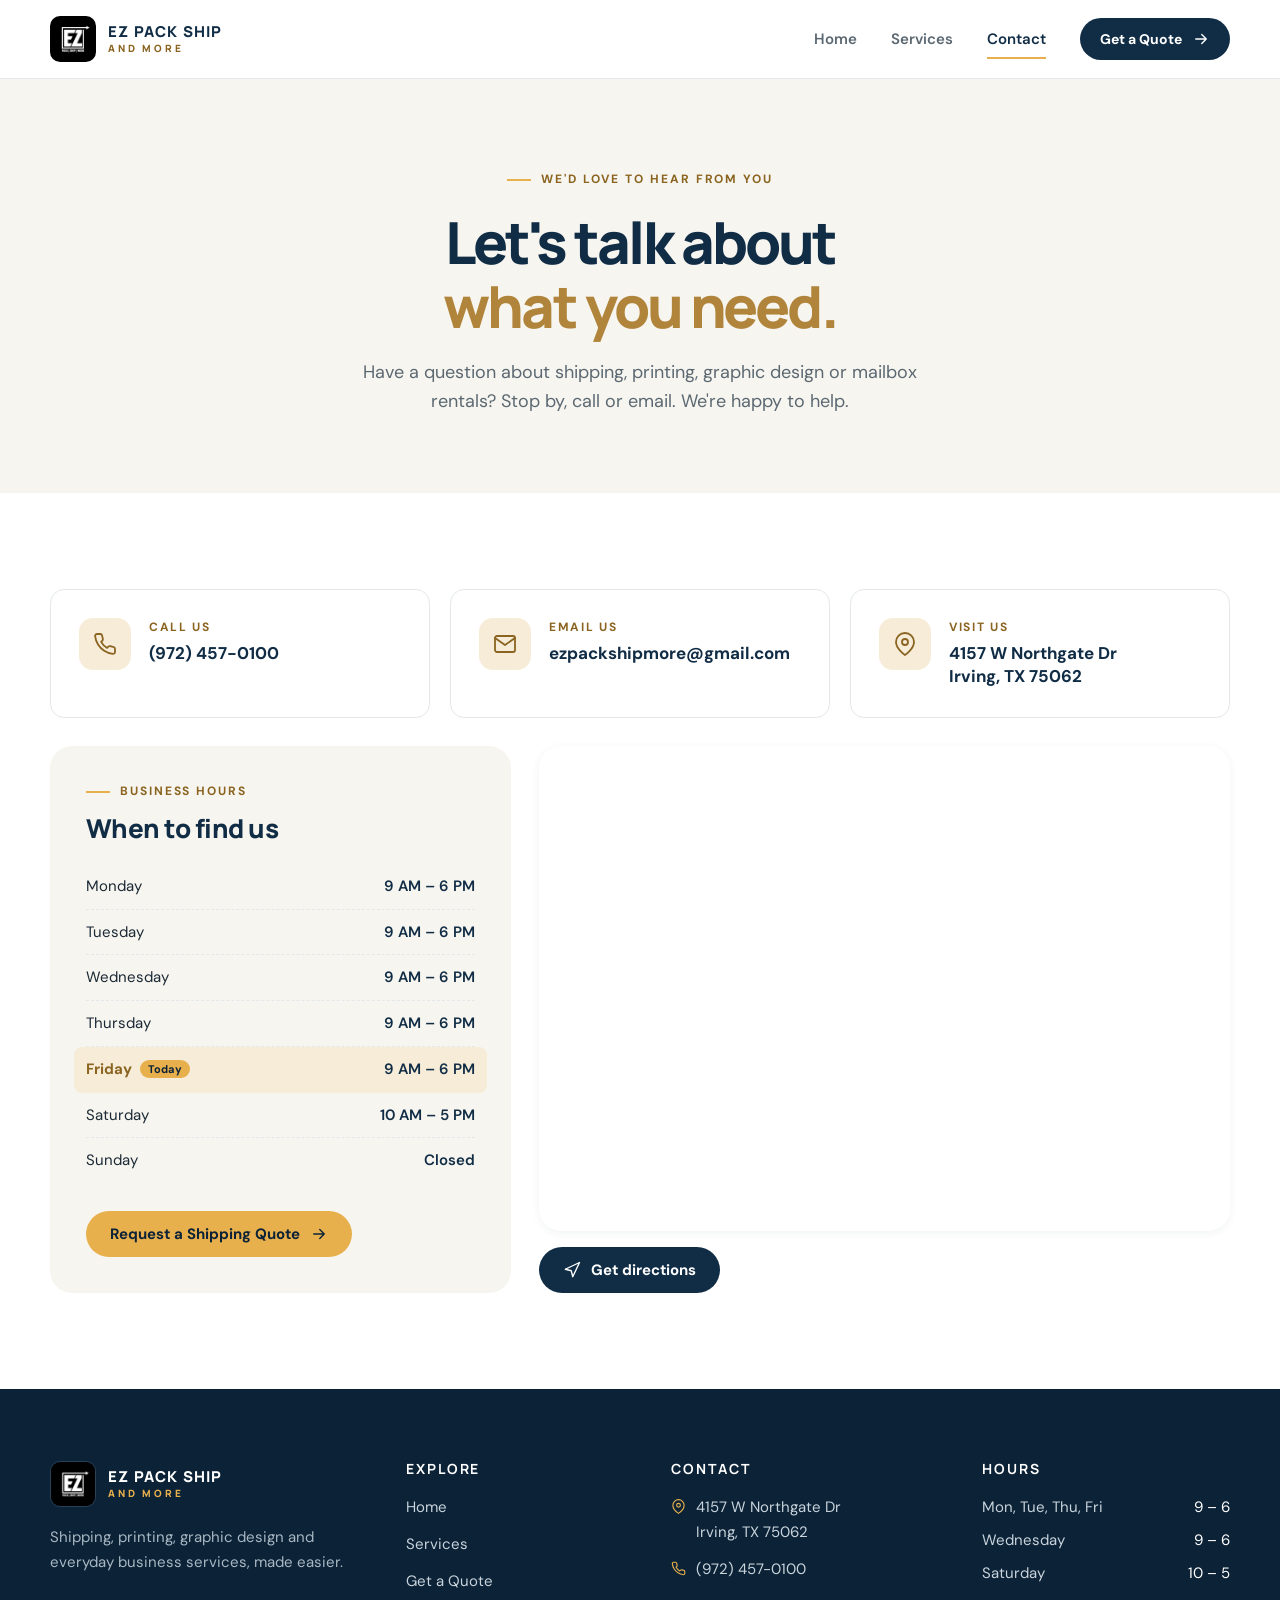
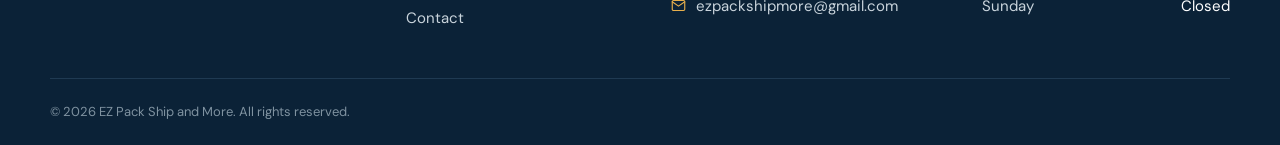
<file: contact.html>
<!doctype html>
<html lang="en">
<head>
  <meta charset="utf-8">
  <meta name="viewport" content="width=device-width, initial-scale=1">
  <title>Contact | EZ Pack Ship and More</title>
  <meta name="description" content="Visit, call or email EZ Pack Ship and More at 4157 W Northgate Dr, Irving, TX 75062. (972) 457-0100.">
  <link rel="icon" href="logo.jpg">
  <link rel="stylesheet" href="styles.css">
</head>
<body>

<header class="site-header">
  <div class="container header-inner">
    <a class="brand" href="index.html">
      <img class="brand-logo" src="logo.jpg" alt="EZ Pack Ship and More logo">
      <span class="brand-text">EZ PACK SHIP<small>AND MORE</small></span>
    </a>
    <nav class="main-nav" id="mainNav" aria-label="Main">
      <a href="index.html">Home</a>
      <a href="services.html">Services</a>
      <a class="active" href="contact.html">Contact</a>
      <a class="btn btn-dark" href="quote.html">Get a Quote <svg class="icon"><use href="#i-arrow"/></svg></a>
    </nav>
    <button class="menu-toggle" type="button" aria-controls="mainNav" aria-expanded="false" aria-label="Open menu"><span></span><span></span><span></span></button>
  </div>
</header>

<main>
  <section class="page-hero">
    <div class="container">
      <div class="eyebrow">We'd love to hear from you</div>
      <h1>Let's talk about<br><span class="accent">what you need.</span></h1>
      <p>Have a question about shipping, printing, graphic design or mailbox rentals? Stop by, call or email. We're happy to help.</p>
    </div>
  </section>

  <section class="section">
    <div class="container">
      <div class="contact-cards">
        <a class="contact-card" href="tel:+19724570100">
          <span class="icon-badge"><svg class="icon"><use href="#i-phone"/></svg></span>
          <div><small>Call us</small><b>(972) 457-0100</b></div>
        </a>
        <a class="contact-card" href="mailto:ezpackshipmore@gmail.com">
          <span class="icon-badge"><svg class="icon"><use href="#i-mail"/></svg></span>
          <div><small>Email us</small><b>ezpackshipmore@gmail.com</b></div>
        </a>
        <a class="contact-card" href="https://www.google.com/maps/search/?api=1&amp;query=EZ+Pack+Ship+More+4157+W+Northgate+Dr+Irving+TX+75062" target="_blank" rel="noopener">
          <span class="icon-badge"><svg class="icon"><use href="#i-pin"/></svg></span>
          <div><small>Visit us</small><b>4157 W Northgate Dr<br>Irving, TX 75062</b></div>
        </a>
      </div>

      <div class="contact-layout">
        <div class="hours-card">
          <div class="eyebrow">Business hours</div>
          <h2>When to find us</h2>
          <ul class="hours-list">
            <li data-day="1"><span>Monday</span><span>9 AM – 6 PM</span></li>
            <li data-day="2"><span>Tuesday</span><span>9 AM – 6 PM</span></li>
            <li data-day="3"><span>Wednesday</span><span>9 AM – 6 PM</span></li>
            <li data-day="4"><span>Thursday</span><span>9 AM – 6 PM</span></li>
            <li data-day="5"><span>Friday</span><span>9 AM – 6 PM</span></li>
            <li data-day="6"><span>Saturday</span><span>10 AM – 5 PM</span></li>
            <li data-day="0"><span>Sunday</span><span>Closed</span></li>
          </ul>
          <a class="btn btn-gold" href="quote.html">Request a Shipping Quote <svg class="icon"><use href="#i-arrow"/></svg></a>
        </div>
        <div class="map-wrap">
          <iframe title="Map to EZ Pack Ship and More" src="https://www.google.com/maps?q=4157+W+Northgate+Dr,+Irving,+TX+75062&amp;output=embed" loading="lazy" referrerpolicy="no-referrer-when-downgrade" allowfullscreen></iframe>
          <a class="btn btn-dark" href="https://www.google.com/maps/dir/?api=1&amp;destination=4157+W+Northgate+Dr,+Irving,+TX+75062" target="_blank" rel="noopener"><svg class="icon"><use href="#i-directions"/></svg> Get directions</a>
        </div>
      </div>
    </div>
  </section>
</main>

<footer class="site-footer">
  <div class="container footer-grid">
    <div class="footer-about">
      <a class="brand" href="index.html">
        <img class="brand-logo" src="logo.jpg" alt="EZ Pack Ship and More logo">
        <span class="brand-text">EZ PACK SHIP<small>AND MORE</small></span>
      </a>
      <p>Shipping, printing, graphic design and everyday business services, made easier.</p>
    </div>
    <div>
      <h4>Explore</h4>
      <ul class="footer-links">
        <li><a href="index.html">Home</a></li>
        <li><a href="services.html">Services</a></li>
        <li><a href="quote.html">Get a Quote</a></li>
        <li><a href="contact.html">Contact</a></li>
      </ul>
    </div>
    <div>
      <h4>Contact</h4>
      <ul class="footer-contact">
        <li><svg class="icon"><use href="#i-pin"/></svg><span>4157 W Northgate Dr<br>Irving, TX 75062</span></li>
        <li><svg class="icon"><use href="#i-phone"/></svg><a href="tel:+19724570100">(972) 457-0100</a></li>
        <li><svg class="icon"><use href="#i-mail"/></svg><a href="mailto:ezpackshipmore@gmail.com">ezpackshipmore@gmail.com</a></li>
      </ul>
    </div>
    <div>
      <h4>Hours</h4>
      <div class="footer-hours">
        <div><span>Mon, Tue, Thu, Fri</span><span>9 – 6</span></div>
        <div><span>Wednesday</span><span>9 – 6</span></div>
        <div><span>Saturday</span><span>10 – 5</span></div>
        <div><span>Sunday</span><span>Closed</span></div>
      </div>
    </div>
  </div>
  <div class="container footer-bottom">© <span id="year"></span> EZ Pack Ship and More. All rights reserved.</div>
</footer>

<script src="script.js"></script>
</body>
</html>
</file>
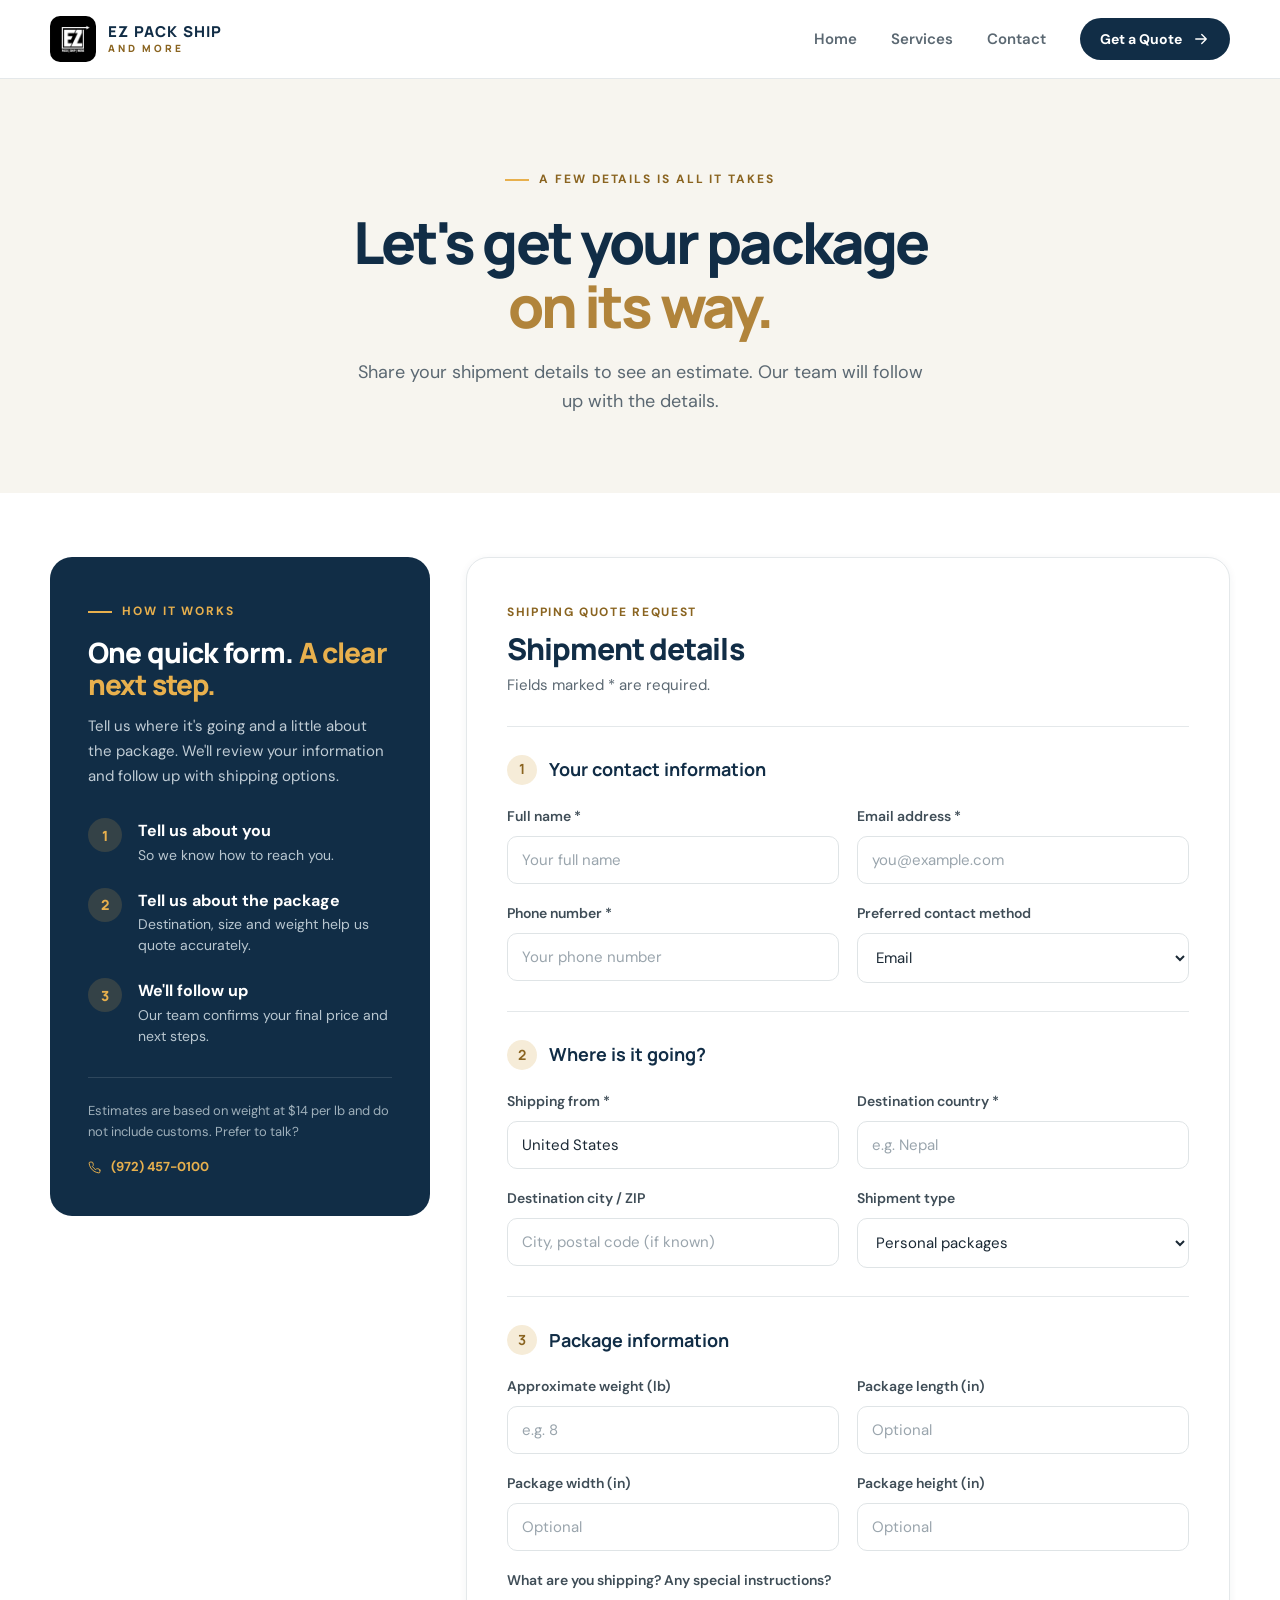
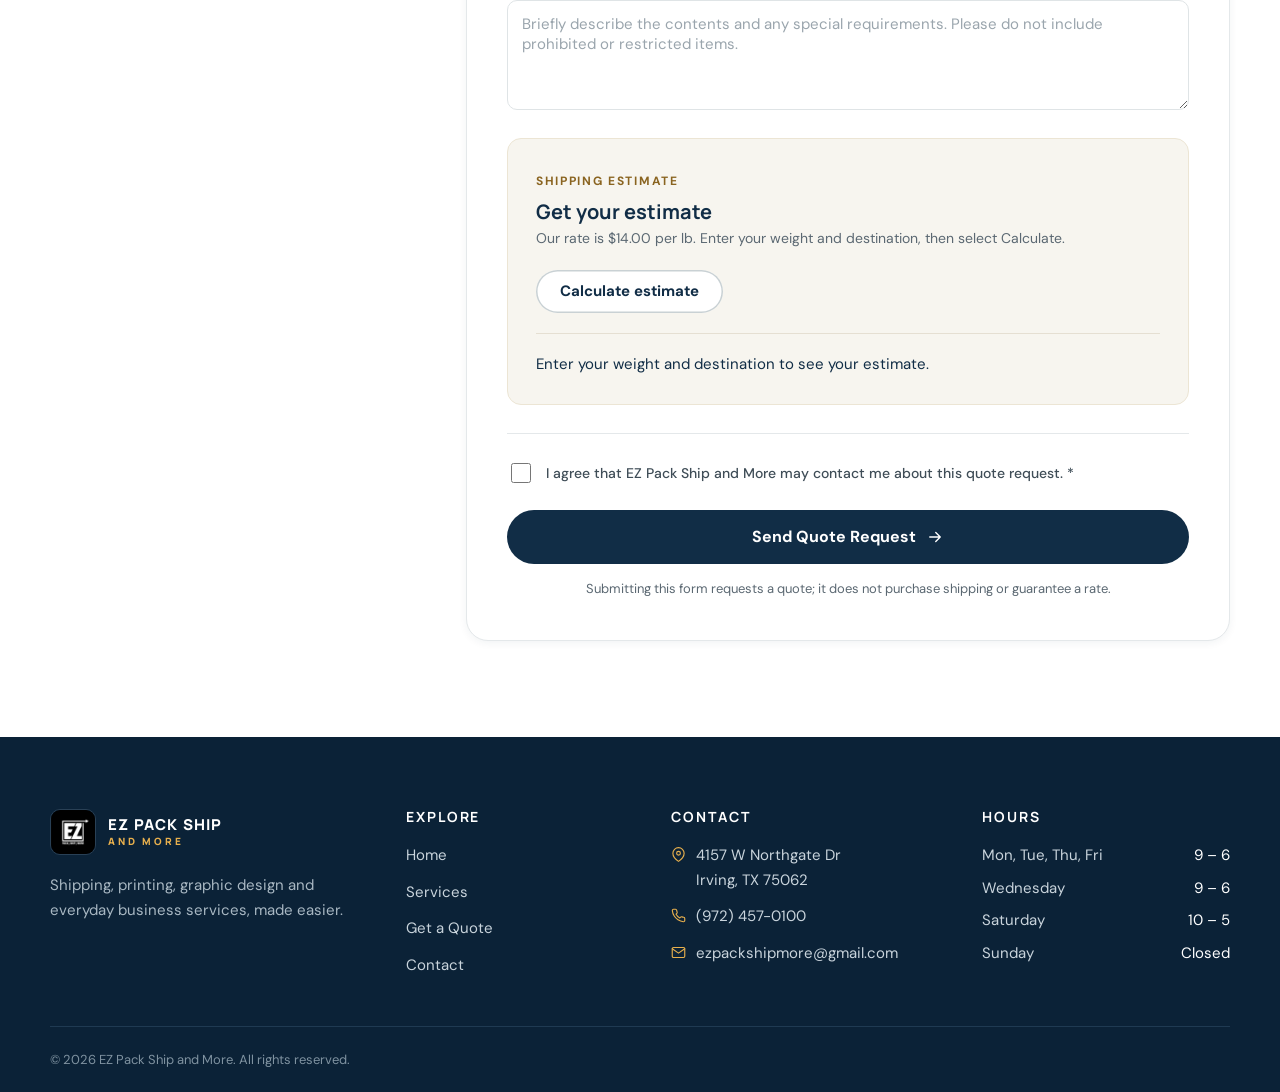
<file: quote.html>
<!doctype html>
<html lang="en">
<head>
  <meta charset="utf-8">
  <meta name="viewport" content="width=device-width, initial-scale=1">
  <title>Get a Shipping Quote | EZ Pack Ship and More</title>
  <meta name="description" content="Request a shipping quote from EZ Pack Ship and More and see an instant price estimate.">
  <link rel="icon" href="logo.jpg">
  <link rel="stylesheet" href="styles.css">
</head>
<body>

<header class="site-header">
  <div class="container header-inner">
    <a class="brand" href="index.html">
      <img class="brand-logo" src="logo.jpg" alt="EZ Pack Ship and More logo">
      <span class="brand-text">EZ PACK SHIP<small>AND MORE</small></span>
    </a>
    <nav class="main-nav" id="mainNav" aria-label="Main">
      <a href="index.html">Home</a>
      <a href="services.html">Services</a>
      <a href="contact.html">Contact</a>
      <a class="btn btn-dark" href="quote.html" aria-current="page">Get a Quote <svg class="icon"><use href="#i-arrow"/></svg></a>
    </nav>
    <button class="menu-toggle" type="button" aria-controls="mainNav" aria-expanded="false" aria-label="Open menu"><span></span><span></span><span></span></button>
  </div>
</header>

<main>
  <section class="page-hero">
    <div class="container">
      <div class="eyebrow">A few details is all it takes</div>
      <h1>Let's get your package<br><span class="accent">on its way.</span></h1>
      <p>Share your shipment details to see an estimate. Our team will follow up with the details.</p>
    </div>
  </section>

  <section class="container quote-layout">
    <aside class="quote-aside on-dark">
      <div class="eyebrow light">How it works</div>
      <h2>One quick form. <span class="accent">A clear next step.</span></h2>
      <p>Tell us where it's going and a little about the package. We'll review your information and follow up with shipping options.</p>
      <ol class="aside-steps">
        <li><span class="num">1</span><div><b>Tell us about you</b><small>So we know how to reach you.</small></div></li>
        <li><span class="num">2</span><div><b>Tell us about the package</b><small>Destination, size and weight help us quote accurately.</small></div></li>
        <li><span class="num">3</span><div><b>We'll follow up</b><small>Our team confirms your final price and next steps.</small></div></li>
      </ol>
      <div class="aside-note">
        Estimates are based on weight at $14 per lb and do not include customs. Prefer to talk?
        <a class="aside-contact" href="tel:+19724570100"><svg class="icon"><use href="#i-phone"/></svg> (972) 457-0100</a>
      </div>
    </aside>

    <form class="quote-form" id="quoteForm">
      <div class="form-heading">
        <span class="tag">Shipping quote request</span>
        <h2>Shipment details</h2>
        <p>Fields marked * are required.</p>
      </div>

      <div class="form-section">
        <h3><span class="num">1</span> Your contact information</h3>
        <div class="form-grid">
          <label>Full name *<input name="name" autocomplete="name" required placeholder="Your full name"></label>
          <label>Email address *<input name="email" type="email" autocomplete="email" required placeholder="you@example.com"></label>
          <label>Phone number *<input name="phone" type="tel" autocomplete="tel" required placeholder="Your phone number"></label>
          <label>Preferred contact method
            <select name="contact_method"><option>Email</option><option>Phone</option><option>Text message</option></select>
          </label>
        </div>
      </div>

      <div class="form-section">
        <h3><span class="num">2</span> Where is it going?</h3>
        <div class="form-grid">
          <label>Shipping from *<input name="origin" required value="United States"></label>
          <label>Destination country *<input name="destination" required placeholder="e.g. Nepal"></label>
          <label>Destination city / ZIP<input name="destination_area" placeholder="City, postal code (if known)"></label>
          <label>Shipment type
            <select name="shipment_type" id="shipmentType">
              <option>Documents</option>
              <option selected>Personal packages</option>
              <option>Clothing</option>
              <option>Gifts</option>
              <option>Other</option>
            </select>
          </label>
        </div>
      </div>

      <div class="form-section">
        <h3><span class="num">3</span> Package information</h3>
        <div class="form-grid">
          <label>Approximate weight (lb)<input name="weight" id="weight" type="number" min="0.1" step="0.1" placeholder="e.g. 8"></label>
          <label>Package length (in)<input name="length" type="number" min="0" step="0.1" placeholder="Optional"></label>
          <label>Package width (in)<input name="width" type="number" min="0" step="0.1" placeholder="Optional"></label>
          <label>Package height (in)<input name="height" type="number" min="0" step="0.1" placeholder="Optional"></label>
        </div>
        <label class="full-label">What are you shipping? Any special instructions?
          <textarea name="details" rows="4" placeholder="Briefly describe the contents and any special requirements. Please do not include prohibited or restricted items."></textarea>
        </label>
      </div>

      <div class="estimate-panel">
        <div class="estimate-top">
          <div>
            <span class="tag">Shipping estimate</span>
            <h3>Get your estimate</h3>
            <p>Our rate is $14.00 per lb. Enter your weight and destination, then select Calculate.</p>
          </div>
          <button type="button" class="btn btn-outline" id="estimateBtn">Calculate estimate</button>
        </div>
        <div class="estimate-result" id="estimateResult" aria-live="polite">Enter your weight and destination to see your estimate.</div>
      </div>

      <div class="form-section">
        <label class="consent"><input type="checkbox" name="consent" required><span>I agree that EZ Pack Ship and More may contact me about this quote request. *</span></label>
      </div>

      <input type="text" name="_honey" style="display:none" tabindex="-1" autocomplete="off">
      <button class="btn btn-dark submit-btn" type="submit">Send Quote Request <svg class="icon"><use href="#i-arrow"/></svg></button>
      <p class="form-status" id="formStatus" role="status"></p>
      <p class="form-footnote">Submitting this form requests a quote; it does not purchase shipping or guarantee a rate.</p>
    </form>
  </section>
</main>

<footer class="site-footer">
  <div class="container footer-grid">
    <div class="footer-about">
      <a class="brand" href="index.html">
        <img class="brand-logo" src="logo.jpg" alt="EZ Pack Ship and More logo">
        <span class="brand-text">EZ PACK SHIP<small>AND MORE</small></span>
      </a>
      <p>Shipping, printing, graphic design and everyday business services, made easier.</p>
    </div>
    <div>
      <h4>Explore</h4>
      <ul class="footer-links">
        <li><a href="index.html">Home</a></li>
        <li><a href="services.html">Services</a></li>
        <li><a href="quote.html">Get a Quote</a></li>
        <li><a href="contact.html">Contact</a></li>
      </ul>
    </div>
    <div>
      <h4>Contact</h4>
      <ul class="footer-contact">
        <li><svg class="icon"><use href="#i-pin"/></svg><span>4157 W Northgate Dr<br>Irving, TX 75062</span></li>
        <li><svg class="icon"><use href="#i-phone"/></svg><a href="tel:+19724570100">(972) 457-0100</a></li>
        <li><svg class="icon"><use href="#i-mail"/></svg><a href="mailto:ezpackshipmore@gmail.com">ezpackshipmore@gmail.com</a></li>
      </ul>
    </div>
    <div>
      <h4>Hours</h4>
      <div class="footer-hours">
        <div><span>Mon, Tue, Thu, Fri</span><span>9 – 6</span></div>
        <div><span>Wednesday</span><span>9 – 6</span></div>
        <div><span>Saturday</span><span>10 – 5</span></div>
        <div><span>Sunday</span><span>Closed</span></div>
      </div>
    </div>
  </div>
  <div class="container footer-bottom">© <span id="year"></span> EZ Pack Ship and More. All rights reserved.</div>
</footer>

<script src="script.js"></script>
</body>
</html>
</file>
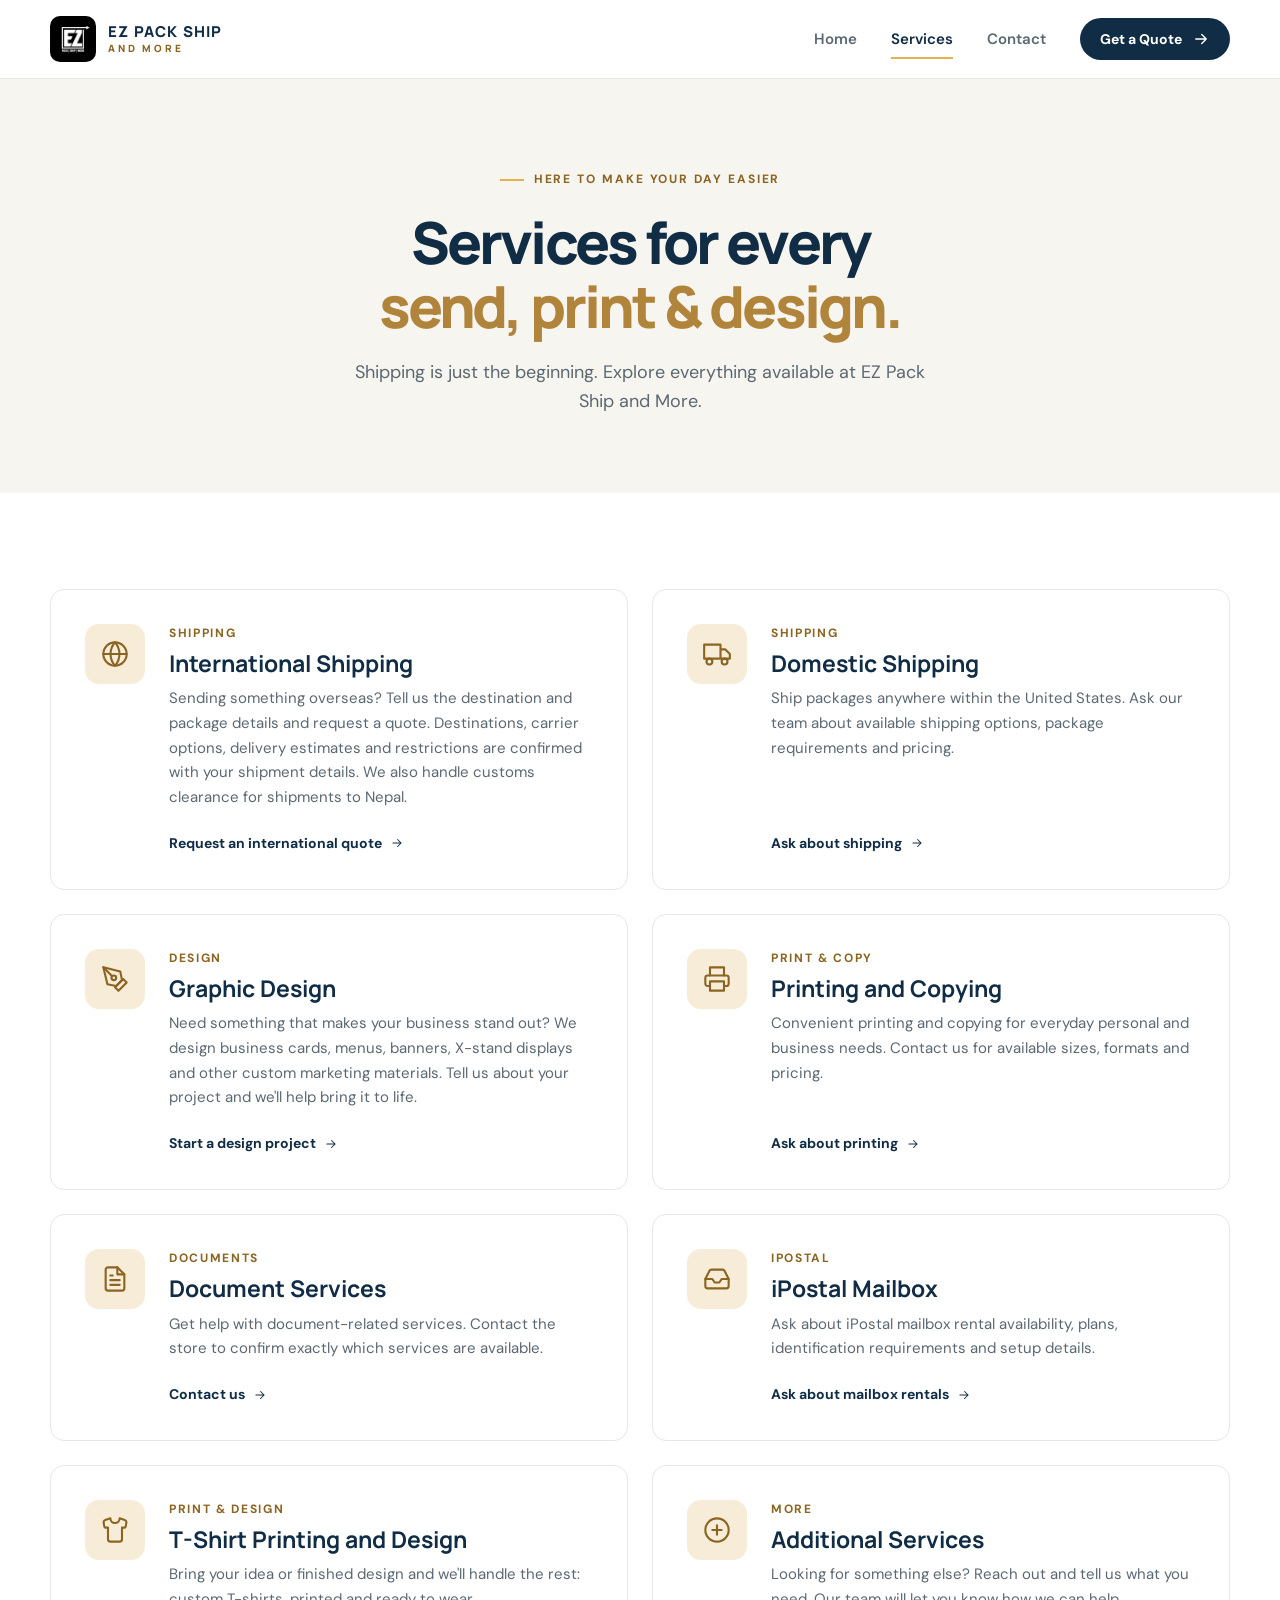
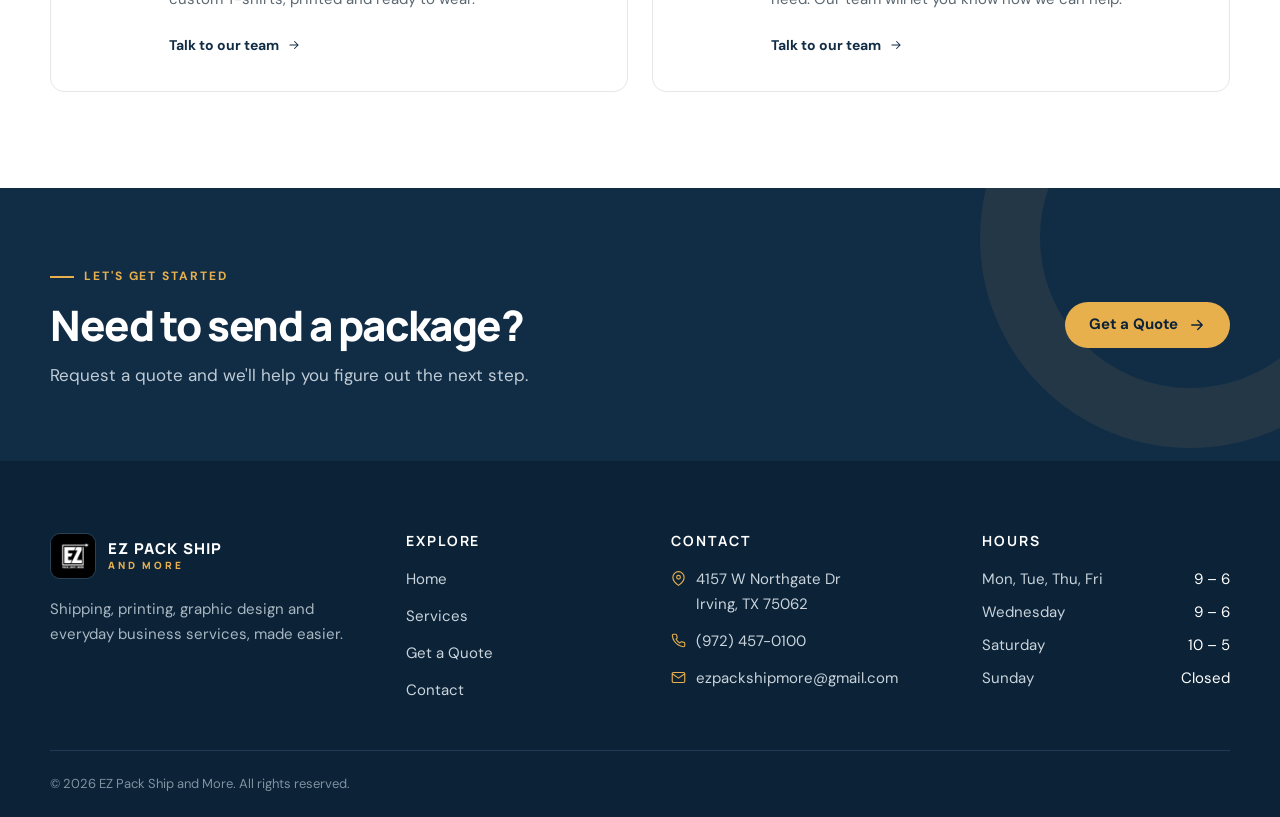
<file: services.html>
<!doctype html>
<html lang="en">
<head>
  <meta charset="utf-8">
  <meta name="viewport" content="width=device-width, initial-scale=1">
  <title>Our Services | EZ Pack Ship and More</title>
  <meta name="description" content="International and domestic shipping, graphic design, printing and copying, document services, iPostal mailboxes and T-shirt printing in Irving, TX.">
  <link rel="icon" href="logo.jpg">
  <link rel="stylesheet" href="styles.css">
</head>
<body>

<header class="site-header">
  <div class="container header-inner">
    <a class="brand" href="index.html">
      <img class="brand-logo" src="logo.jpg" alt="EZ Pack Ship and More logo">
      <span class="brand-text">EZ PACK SHIP<small>AND MORE</small></span>
    </a>
    <nav class="main-nav" id="mainNav" aria-label="Main">
      <a href="index.html">Home</a>
      <a class="active" href="services.html">Services</a>
      <a href="contact.html">Contact</a>
      <a class="btn btn-dark" href="quote.html">Get a Quote <svg class="icon"><use href="#i-arrow"/></svg></a>
    </nav>
    <button class="menu-toggle" type="button" aria-controls="mainNav" aria-expanded="false" aria-label="Open menu"><span></span><span></span><span></span></button>
  </div>
</header>

<main>
  <section class="page-hero">
    <div class="container">
      <div class="eyebrow">Here to make your day easier</div>
      <h1>Services for every<br><span class="accent">send, print &amp; design.</span></h1>
      <p>Shipping is just the beginning. Explore everything available at EZ Pack Ship and More.</p>
    </div>
  </section>

  <section class="section">
    <div class="container">
      <div class="services-detail">
        <article class="service-card" id="international">
          <span class="icon-badge"><svg class="icon"><use href="#i-globe"/></svg></span>
          <div>
            <span class="tag">Shipping</span>
            <h2>International Shipping</h2>
            <p>Sending something overseas? Tell us the destination and package details and request a quote. Destinations, carrier options, delivery estimates and restrictions are confirmed with your shipment details. We also handle customs clearance for shipments to Nepal.</p>
            <a class="card-link" href="quote.html">Request an international quote <svg class="icon"><use href="#i-arrow"/></svg></a>
          </div>
        </article>

        <article class="service-card" id="domestic">
          <span class="icon-badge"><svg class="icon"><use href="#i-truck"/></svg></span>
          <div>
            <span class="tag">Shipping</span>
            <h2>Domestic Shipping</h2>
            <p>Ship packages anywhere within the United States. Ask our team about available shipping options, package requirements and pricing.</p>
            <a class="card-link" href="contact.html">Ask about shipping <svg class="icon"><use href="#i-arrow"/></svg></a>
          </div>
        </article>

        <article class="service-card" id="design">
          <span class="icon-badge"><svg class="icon"><use href="#i-pen"/></svg></span>
          <div>
            <span class="tag">Design</span>
            <h2>Graphic Design</h2>
            <p>Need something that makes your business stand out? We design business cards, menus, banners, X-stand displays and other custom marketing materials. Tell us about your project and we'll help bring it to life.</p>
            <a class="card-link" href="contact.html">Start a design project <svg class="icon"><use href="#i-arrow"/></svg></a>
          </div>
        </article>

        <article class="service-card" id="printing">
          <span class="icon-badge"><svg class="icon"><use href="#i-printer"/></svg></span>
          <div>
            <span class="tag">Print &amp; Copy</span>
            <h2>Printing and Copying</h2>
            <p>Convenient printing and copying for everyday personal and business needs. Contact us for available sizes, formats and pricing.</p>
            <a class="card-link" href="contact.html">Ask about printing <svg class="icon"><use href="#i-arrow"/></svg></a>
          </div>
        </article>

        <article class="service-card" id="documents">
          <span class="icon-badge"><svg class="icon"><use href="#i-file"/></svg></span>
          <div>
            <span class="tag">Documents</span>
            <h2>Document Services</h2>
            <p>Get help with document-related services. Contact the store to confirm exactly which services are available.</p>
            <a class="card-link" href="contact.html">Contact us <svg class="icon"><use href="#i-arrow"/></svg></a>
          </div>
        </article>

        <article class="service-card" id="mailbox">
          <span class="icon-badge"><svg class="icon"><use href="#i-mailbox"/></svg></span>
          <div>
            <span class="tag">iPostal</span>
            <h2>iPostal Mailbox</h2>
            <p>Ask about iPostal mailbox rental availability, plans, identification requirements and setup details.</p>
            <a class="card-link" href="contact.html">Ask about mailbox rentals <svg class="icon"><use href="#i-arrow"/></svg></a>
          </div>
        </article>

        <article class="service-card" id="tshirts">
          <span class="icon-badge"><svg class="icon"><use href="#i-shirt"/></svg></span>
          <div>
            <span class="tag">Print &amp; Design</span>
            <h2>T-Shirt Printing and Design</h2>
            <p>Bring your idea or finished design and we'll handle the rest: custom T-shirts, printed and ready to wear.</p>
            <a class="card-link" href="contact.html">Talk to our team <svg class="icon"><use href="#i-arrow"/></svg></a>
          </div>
        </article>

        <article class="service-card" id="more">
          <span class="icon-badge"><svg class="icon"><use href="#i-plus"/></svg></span>
          <div>
            <span class="tag">More</span>
            <h2>Additional Services</h2>
            <p>Looking for something else? Reach out and tell us what you need. Our team will let you know how we can help.</p>
            <a class="card-link" href="contact.html">Talk to our team <svg class="icon"><use href="#i-arrow"/></svg></a>
          </div>
        </article>
      </div>
    </div>
  </section>

  <section class="cta-banner on-dark">
    <div class="container cta-inner">
      <div>
        <div class="eyebrow light">Let's get started</div>
        <h2>Need to send a package?</h2>
        <p>Request a quote and we'll help you figure out the next step.</p>
      </div>
      <a class="btn btn-gold" href="quote.html">Get a Quote <svg class="icon"><use href="#i-arrow"/></svg></a>
    </div>
  </section>
</main>

<footer class="site-footer">
  <div class="container footer-grid">
    <div class="footer-about">
      <a class="brand" href="index.html">
        <img class="brand-logo" src="logo.jpg" alt="EZ Pack Ship and More logo">
        <span class="brand-text">EZ PACK SHIP<small>AND MORE</small></span>
      </a>
      <p>Shipping, printing, graphic design and everyday business services, made easier.</p>
    </div>
    <div>
      <h4>Explore</h4>
      <ul class="footer-links">
        <li><a href="index.html">Home</a></li>
        <li><a href="services.html">Services</a></li>
        <li><a href="quote.html">Get a Quote</a></li>
        <li><a href="contact.html">Contact</a></li>
      </ul>
    </div>
    <div>
      <h4>Contact</h4>
      <ul class="footer-contact">
        <li><svg class="icon"><use href="#i-pin"/></svg><span>4157 W Northgate Dr<br>Irving, TX 75062</span></li>
        <li><svg class="icon"><use href="#i-phone"/></svg><a href="tel:+19724570100">(972) 457-0100</a></li>
        <li><svg class="icon"><use href="#i-mail"/></svg><a href="mailto:ezpackshipmore@gmail.com">ezpackshipmore@gmail.com</a></li>
      </ul>
    </div>
    <div>
      <h4>Hours</h4>
      <div class="footer-hours">
        <div><span>Mon, Tue, Thu, Fri</span><span>9 – 6</span></div>
        <div><span>Wednesday</span><span>9 – 6</span></div>
        <div><span>Saturday</span><span>10 – 5</span></div>
        <div><span>Sunday</span><span>Closed</span></div>
      </div>
    </div>
  </div>
  <div class="container footer-bottom">© <span id="year"></span> EZ Pack Ship and More. All rights reserved.</div>
</footer>

<script src="script.js"></script>
</body>
</html>
</file>
<file: styles.css>
@import url('https://fonts.googleapis.com/css2?family=DM+Sans:wght@400;500;600;700&family=Manrope:wght@500;600;700;800&display=swap');

/* ==========================================================================
   1. Design tokens
   ========================================================================== */
:root {
  --navy: #112d46;
  --navy-2: #1c405d;
  --navy-deep: #0b2237;
  --gold: #e8b04d;
  --gold-soft: #f6ecd8;
  --gold-text: #8a6420;     /* gold that is readable on white */
  --cream: #f7f5ef;
  --ink: #1b2935;
  --muted: #5b6872;
  --line: #e4e8ea;
  --white: #fff;

  --radius-sm: 8px;
  --radius: 14px;
  --radius-lg: 22px;
  --shadow-sm: 0 2px 8px rgba(17, 45, 70, .06);
  --shadow: 0 18px 45px rgba(17, 45, 70, .12);

  --font-head: 'Manrope', system-ui, sans-serif;
  --font-body: 'DM Sans', system-ui, sans-serif;
  --header-h: 78px;
}

/* ==========================================================================
   2. Base
   ========================================================================== */
*, *::before, *::after { box-sizing: border-box; }
html { scroll-behavior: smooth; scroll-padding-top: calc(var(--header-h) + 16px); }
body {
  margin: 0;
  font-family: var(--font-body);
  font-size: 16px;
  line-height: 1.65;
  color: var(--ink);
  background: var(--white);
  -webkit-font-smoothing: antialiased;
}
img { max-width: 100%; display: block; }
a { color: inherit; text-decoration: none; }
h1, h2, h3, h4 { font-family: var(--font-head); color: var(--navy); line-height: 1.15; margin: 0; }
p { margin: 0; }
:focus-visible { outline: 3px solid var(--gold); outline-offset: 3px; border-radius: 4px; }
@media (prefers-reduced-motion: reduce) {
  html { scroll-behavior: auto; }
  *, *::before, *::after { transition: none !important; animation: none !important; }
}

.container { width: min(1180px, 100% - 40px); margin-inline: auto; }
.section { padding: 96px 0; }
.section-cream { background: var(--cream); }

.icon { width: 1em; height: 1em; flex: none; fill: none; stroke: currentColor; stroke-width: 1.8; stroke-linecap: round; stroke-linejoin: round; }

/* Shared headings */
.eyebrow {
  display: inline-flex; align-items: center; gap: 10px;
  font-size: 12px; font-weight: 700; letter-spacing: .16em; text-transform: uppercase;
  color: var(--gold-text);
}
.eyebrow::before { content: ""; width: 24px; height: 2px; background: var(--gold); }
.eyebrow.light { color: var(--gold); }
.accent { color: #b1843b; }
.on-dark .accent { color: var(--gold); }

.section-head { display: flex; align-items: flex-end; justify-content: space-between; gap: 40px; margin-bottom: 48px; }
.section-head.center { flex-direction: column; align-items: center; text-align: center; gap: 0; }
.section-head h2 { font-size: clamp(30px, 3.6vw, 42px); font-weight: 800; letter-spacing: -.035em; margin-top: 14px; }
.section-head > p, .section-head .lead { max-width: 440px; color: var(--muted); }
.section-head.center .lead { margin-top: 14px; max-width: 560px; }

/* ==========================================================================
   3. Buttons & links
   ========================================================================== */
.btn {
  display: inline-flex; align-items: center; justify-content: center; gap: 10px;
  padding: 14px 24px; border: 0; border-radius: 999px;
  font: 700 15px/1 var(--font-body); cursor: pointer;
  transition: transform .2s, box-shadow .2s, background .2s, color .2s;
}
.btn .icon { font-size: 18px; }
.btn:hover { transform: translateY(-2px); }
.btn-gold { background: var(--gold); color: var(--navy-deep); }
.btn-gold:hover { box-shadow: 0 10px 24px rgba(232, 176, 77, .4); }
.btn-dark { background: var(--navy); color: var(--white); }
.btn-dark:hover { background: var(--navy-2); box-shadow: 0 10px 24px rgba(17, 45, 70, .25); }
.btn-outline { background: var(--white); color: var(--navy); box-shadow: inset 0 0 0 1.5px #c9d1d4; }
.btn-outline:hover { box-shadow: inset 0 0 0 1.5px var(--navy); }
.btn-ghost-light { background: transparent; color: var(--white); box-shadow: inset 0 0 0 1.5px rgba(255,255,255,.35); }
.btn-ghost-light:hover { box-shadow: inset 0 0 0 1.5px var(--white); }
.btn:disabled { opacity: .6; cursor: wait; transform: none; }

.text-link {
  display: inline-flex; align-items: center; gap: 8px;
  font-weight: 700; color: var(--navy);
  border-bottom: 2px solid var(--gold); padding-bottom: 3px;
  transition: gap .2s;
}
.text-link:hover { gap: 12px; }

/* ==========================================================================
   4. Header
   ========================================================================== */
.site-header {
  position: sticky; top: 0; z-index: 50;
  background: rgba(255, 255, 255, .92);
  backdrop-filter: saturate(160%) blur(10px);
  border-bottom: 1px solid var(--line);
}
.header-inner { height: var(--header-h); display: flex; align-items: center; justify-content: space-between; gap: 24px; }
.brand { display: flex; align-items: center; gap: 12px; }
.brand-logo { width: 46px; height: 46px; border-radius: 10px; object-fit: cover; }
.brand-text { font: 800 15px/1.1 var(--font-head); letter-spacing: .08em; color: var(--navy); }
.brand-text small { display: block; margin-top: 3px; font-size: 10px; letter-spacing: .28em; color: var(--gold-text); }

.main-nav { display: flex; align-items: center; gap: 34px; }
.main-nav a:not(.btn) { position: relative; font-size: 15px; font-weight: 600; color: var(--muted); padding: 6px 0; transition: color .2s; }
.main-nav a:not(.btn)::after {
  content: ""; position: absolute; left: 0; right: 0; bottom: -2px; height: 2px;
  background: var(--gold); transform: scaleX(0); transition: transform .2s;
}
.main-nav a:not(.btn):hover, .main-nav a.active { color: var(--navy); }
.main-nav a.active::after, .main-nav a:not(.btn):hover::after { transform: scaleX(1); }
.main-nav .btn { padding: 12px 20px; font-size: 14px; }

.menu-toggle { display: none; width: 44px; height: 44px; border: 0; border-radius: 10px; background: var(--cream); cursor: pointer; padding: 0; place-items: center; }
.menu-toggle span { display: block; width: 20px; height: 2px; background: var(--navy); border-radius: 2px; transition: transform .25s, opacity .25s; }
.menu-toggle span + span { margin-top: 5px; }
.menu-toggle[aria-expanded="true"] span:nth-child(1) { transform: translateY(7px) rotate(45deg); }
.menu-toggle[aria-expanded="true"] span:nth-child(2) { opacity: 0; }
.menu-toggle[aria-expanded="true"] span:nth-child(3) { transform: translateY(-7px) rotate(-45deg); }

/* ==========================================================================
   5. Home – hero
   ========================================================================== */
.hero { background: var(--cream); overflow: hidden; }
.hero-inner { display: grid; grid-template-columns: 1.05fr .95fr; align-items: center; gap: 64px; padding: 80px 0 96px; }
.hero h1 { font-size: clamp(38px, 4.4vw, 58px); font-weight: 800; letter-spacing: -.05em; line-height: 1.08; margin: 22px 0 22px; }
.hero-copy > p { max-width: 520px; font-size: 18px; color: var(--muted); }
.hero-actions { display: flex; flex-wrap: wrap; align-items: center; gap: 28px; margin-top: 34px; }
.trust-list { display: flex; flex-wrap: wrap; gap: 14px 30px; margin: 40px 0 0; padding: 0; list-style: none; }
.trust-list li { display: flex; align-items: center; gap: 10px; font-size: 15px; font-weight: 600; color: var(--navy); }
.trust-list .icon { width: 24px; height: 24px; padding: 5px; border-radius: 50%; background: var(--gold); color: var(--navy-deep); stroke-width: 3; }

.hero-art { position: relative; }
.hero-art::before {
  content: ""; position: absolute; inset: 8% -8% -8% 12%;
  border-radius: var(--radius-lg); background: var(--gold-soft);
}

/* Carousel */
.carousel { position: relative; aspect-ratio: 5 / 4; border-radius: var(--radius-lg); overflow: hidden; background: var(--navy); box-shadow: var(--shadow); }
.car-track { display: flex; height: 100%; transition: transform .6s cubic-bezier(.65, 0, .35, 1); }
.slide { position: relative; flex: 0 0 100%; height: 100%; }
.slide img { width: 100%; height: 100%; object-fit: cover; }
.slide-fallback {
  display: flex; flex-direction: column; align-items: center; justify-content: center; gap: 18px;
  background: linear-gradient(135deg, var(--navy-2), var(--navy-deep)); color: var(--white); text-align: center; padding: 30px;
}
.slide-fallback img { width: 110px; height: 110px; border-radius: 22px; box-shadow: 0 10px 30px rgba(0,0,0,.3); }
.slide-fallback b { font: 800 22px var(--font-head); letter-spacing: .06em; }
.slide-fallback small { color: #b7c6d1; font-size: 14px; }
.car-btn {
  position: absolute; top: 50%; z-index: 3; transform: translateY(-50%);
  width: 44px; height: 44px; border: 0; border-radius: 50%; cursor: pointer;
  display: grid; place-items: center; font-size: 20px;
  background: rgba(255, 255, 255, .94); color: var(--navy);
  box-shadow: 0 4px 14px rgba(11, 34, 55, .25); transition: background .2s, transform .2s;
}
.car-btn:hover { background: var(--gold); transform: translateY(-50%) scale(1.06); }
.car-btn.prev { left: 14px; }
.car-btn.next { right: 14px; }
.car-dots { position: absolute; left: 0; right: 0; bottom: 16px; z-index: 3; display: flex; justify-content: center; gap: 7px; }
.car-dots button { width: 8px; height: 8px; padding: 0; border: 0; border-radius: 99px; background: rgba(255,255,255,.55); cursor: pointer; transition: width .25s, background .25s; }
.car-dots button.on { width: 24px; background: var(--gold); }
.carousel.single .car-btn, .carousel.single .car-dots { display: none; }

/* Highlights bar under hero */
.highlights { position: relative; margin-top: -44px; z-index: 2; }
.highlights-inner {
  display: grid; grid-template-columns: repeat(3, 1fr);
  background: var(--white); border-radius: var(--radius); box-shadow: var(--shadow);
}
.highlight { display: flex; align-items: center; gap: 16px; padding: 26px 28px; }
.highlight + .highlight { border-left: 1px solid var(--line); }
.highlight b { display: block; font-family: var(--font-head); color: var(--navy); font-size: 16px; }
.highlight small { display: block; color: var(--muted); font-size: 14px; line-height: 1.45; }

.icon-badge {
  display: grid; place-items: center; flex: none;
  width: 52px; height: 52px; border-radius: 14px;
  background: var(--gold-soft); color: var(--gold-text); font-size: 24px;
}

/* ==========================================================================
   6. Service cards
   ========================================================================== */
.service-grid { display: grid; grid-template-columns: repeat(4, 1fr); gap: 20px; }
.service-card {
  display: flex; flex-direction: column;
  padding: 30px 26px; border: 1px solid var(--line); border-radius: var(--radius);
  background: var(--white); transition: transform .25s, box-shadow .25s, border-color .25s;
}
.service-card:hover { transform: translateY(-5px); box-shadow: var(--shadow); border-color: transparent; }
.service-card .icon-badge { margin-bottom: 26px; }
.tag { font-size: 12px; font-weight: 700; letter-spacing: .14em; text-transform: uppercase; color: var(--gold-text); }
.service-card h3 { font-size: 20px; font-weight: 700; margin: 8px 0 10px; }
.service-card p { color: var(--muted); font-size: 15px; flex: 1; }
.card-link { display: inline-flex; align-items: center; gap: 8px; margin-top: 22px; font-weight: 700; font-size: 14px; color: var(--navy); transition: gap .2s; }
.service-card:hover .card-link { gap: 12px; }

.service-card.feature { background: var(--navy); border-color: var(--navy); }
.service-card.feature h3, .service-card.feature .card-link { color: var(--white); }
.service-card.feature p { color: #c4d0d8; }
.service-card.feature .tag { color: var(--gold); }
.service-card.feature .icon-badge { background: rgba(232, 176, 77, .16); color: var(--gold); }

.center-action { text-align: center; margin-top: 44px; }

/* Services page – detailed grid */
.services-detail { display: grid; grid-template-columns: repeat(2, 1fr); gap: 24px; }
.services-detail .service-card { flex-direction: row; gap: 24px; padding: 34px; }
.services-detail .service-card .icon-badge { margin: 0; width: 60px; height: 60px; font-size: 28px; }
.services-detail .service-card > div { display: flex; flex-direction: column; }
.services-detail h2 { font-size: 23px; font-weight: 700; margin: 6px 0 10px; }

/* ==========================================================================
   7. Steps
   ========================================================================== */
.steps { display: grid; grid-template-columns: repeat(3, 1fr); gap: 24px; counter-reset: step; }
.step { position: relative; padding: 34px 30px; background: var(--white); border-radius: var(--radius); box-shadow: var(--shadow-sm); }
.step-num {
  display: grid; place-items: center; width: 46px; height: 46px; border-radius: 50%;
  background: var(--navy); color: var(--gold); font: 800 17px var(--font-head); margin-bottom: 22px;
}
.step h3 { font-size: 20px; margin-bottom: 10px; }
.step p { color: var(--muted); font-size: 15px; }

/* ==========================================================================
   8. Visit card (home)
   ========================================================================== */
.visit { display: grid; grid-template-columns: 1.1fr .9fr; border-radius: var(--radius-lg); overflow: hidden; box-shadow: var(--shadow); }
.visit-info { background: var(--navy); color: var(--white); padding: 52px; }
.visit-info h2 { color: var(--white); font-size: clamp(28px, 3.2vw, 38px); font-weight: 800; letter-spacing: -.03em; margin: 14px 0 28px; }
.visit-list { list-style: none; margin: 0; padding: 0; display: grid; gap: 20px; }
.visit-list li { display: flex; gap: 16px; align-items: flex-start; }
.visit-list .icon { font-size: 22px; color: var(--gold); margin-top: 2px; }
.visit-list small { display: block; font-size: 12px; letter-spacing: .14em; text-transform: uppercase; color: #9fb2c0; font-weight: 700; }
.visit-list a, .visit-list span { color: var(--white); font-weight: 600; }
.visit-list a:hover { color: var(--gold); }
.visit-actions { display: flex; flex-wrap: wrap; gap: 14px; margin-top: 36px; }
.visit-hours { background: var(--white); padding: 52px; }
.visit-hours h3 { font-size: 20px; margin-bottom: 18px; display: flex; align-items: center; gap: 10px; }
.visit-hours h3 .icon { color: var(--gold-text); }

/* Hours list (home + contact) */
.hours-list { list-style: none; margin: 0; padding: 0; }
.hours-list li { display: flex; justify-content: space-between; gap: 20px; padding: 10px 0; border-bottom: 1px dashed var(--line); font-size: 15px; color: var(--ink); }
.hours-list li:last-child { border-bottom: 0; }
.hours-list li span:last-child { font-weight: 600; color: var(--navy); }
.hours-list li.today { margin: 0 -12px; padding: 10px 12px; border-radius: 8px; background: var(--gold-soft); border-bottom-color: transparent; font-weight: 700; color: var(--gold-text); }
.hours-list li.today span:first-child::after { content: "Today"; margin-left: 8px; padding: 2px 8px; border-radius: 99px; background: var(--gold); color: var(--navy-deep); font-size: 11px; font-weight: 700; vertical-align: 1px; }

/* ==========================================================================
   9. CTA banner
   ========================================================================== */
.cta-banner { background: var(--navy); color: var(--white); position: relative; overflow: hidden; }
.cta-banner::after {
  content: ""; position: absolute; right: -120px; top: -160px; width: 420px; height: 420px;
  border-radius: 50%; border: 60px solid rgba(232, 176, 77, .08); pointer-events: none;
}
.cta-inner { position: relative; z-index: 1; display: flex; align-items: center; justify-content: space-between; gap: 32px; padding: 72px 0; }
.cta-banner h2 { color: var(--white); font-size: clamp(30px, 3.6vw, 42px); font-weight: 800; letter-spacing: -.035em; margin: 14px 0 12px; }
.cta-banner p { color: #c0ccd5; font-size: 17px; }

/* ==========================================================================
   10. Inner page hero
   ========================================================================== */
.page-hero { background: var(--cream); padding: 84px 0 76px; text-align: center; }
.page-hero h1 { font-size: clamp(38px, 5vw, 58px); font-weight: 800; letter-spacing: -.05em; line-height: 1.1; margin: 20px 0; }
.page-hero p { max-width: 580px; margin: 0 auto; font-size: 18px; color: var(--muted); }

/* ==========================================================================
   11. Quote page
   ========================================================================== */
.quote-layout { display: grid; grid-template-columns: 380px 1fr; gap: 36px; align-items: start; padding: 64px 0 96px; }
.quote-aside { position: sticky; top: calc(var(--header-h) + 24px); background: var(--navy); color: var(--white); padding: 38px; border-radius: var(--radius-lg); }
.quote-aside h2 { color: var(--white); font-size: 28px; font-weight: 800; letter-spacing: -.03em; margin: 14px 0 14px; }
.quote-aside > p { color: #c0ccd5; font-size: 15px; }
.aside-steps { list-style: none; margin: 30px 0 0; padding: 0; display: grid; gap: 22px; }
.aside-steps li { display: flex; gap: 16px; }
.aside-steps .num { display: grid; place-items: center; flex: none; width: 34px; height: 34px; border-radius: 50%; background: rgba(232,176,77,.16); color: var(--gold); font: 800 14px var(--font-head); }
.aside-steps b { display: block; font-size: 16px; }
.aside-steps small { display: block; font-size: 14px; color: #b9c7d0; line-height: 1.5; }
.aside-note { margin-top: 30px; padding-top: 22px; border-top: 1px solid rgba(255,255,255,.12); font-size: 13px; color: #9eafba; }
.aside-contact { display: flex; align-items: center; gap: 10px; margin-top: 14px; font-weight: 700; color: var(--gold); }

.quote-form { background: var(--white); border: 1px solid var(--line); border-radius: var(--radius-lg); padding: 40px; box-shadow: var(--shadow-sm); }
.form-heading h2 { font-size: 30px; font-weight: 800; letter-spacing: -.03em; margin: 8px 0 6px; }
.form-heading p { color: var(--muted); font-size: 15px; }
.form-section { border-top: 1px solid var(--line); margin-top: 28px; padding-top: 28px; }
.form-section h3 { display: flex; align-items: center; gap: 12px; font-size: 18px; margin-bottom: 20px; }
.form-section h3 .num { display: grid; place-items: center; width: 30px; height: 30px; border-radius: 50%; background: var(--gold-soft); color: var(--gold-text); font-size: 14px; }
.form-grid { display: grid; grid-template-columns: 1fr 1fr; gap: 18px; }
.quote-form label { display: block; font-size: 14px; font-weight: 600; color: #3f4d57; }
.quote-form input:not([type=checkbox]), .quote-form select, .quote-form textarea {
  display: block; width: 100%; margin-top: 8px; padding: 13px 14px;
  border: 1.5px solid #dfe4e6; border-radius: 10px; background: var(--white);
  font: 15px var(--font-body); color: var(--ink); outline: none; transition: border-color .2s, box-shadow .2s;
}
.quote-form textarea { resize: vertical; min-height: 110px; }
.quote-form input:focus, .quote-form select:focus, .quote-form textarea:focus { border-color: #bd914c; box-shadow: 0 0 0 4px rgba(189, 145, 76, .15); }
.quote-form ::placeholder { color: #9aa5ad; }
.full-label { margin-top: 18px; }

.estimate-panel { margin-top: 28px; padding: 28px; border-radius: var(--radius); background: var(--cream); border: 1px solid #ece5d4; }
.estimate-top { display: flex; align-items: center; justify-content: space-between; gap: 20px; flex-wrap: wrap; }
.estimate-panel h3 { font-size: 20px; margin: 6px 0 4px; }
.estimate-panel p { color: var(--muted); font-size: 14px; }
.estimate-result { margin-top: 20px; padding-top: 18px; border-top: 1px solid #e5dfd2; font-size: 15px; color: var(--navy); }
.estimate-price { font: 800 34px var(--font-head); color: var(--navy); letter-spacing: -.02em; }
.estimate-price small { font: 500 15px var(--font-body); color: var(--muted); margin-left: 8px; letter-spacing: 0; }
.estimate-line { margin-top: 8px; font-size: 14px; color: #4c5a63; }

.consent { display: flex !important; gap: 12px; align-items: flex-start; font-weight: 500 !important; }
.consent input { width: 20px; height: 20px; margin-top: 1px; accent-color: var(--navy); flex: none; }
.submit-btn { width: 100%; margin-top: 24px; padding: 18px 24px; font-size: 16px; }
.form-status:empty { display: none; }
.form-status { margin-top: 16px; padding: 14px 16px; border-radius: 10px; font-size: 15px; font-weight: 600; background: var(--cream); color: var(--navy); }
.form-status.success { background: #e7f5ec; color: #1d6b3a; }
.form-status.error { background: #fdecec; color: #9b2c2c; }
.form-footnote { margin-top: 14px; font-size: 13px; color: var(--muted); text-align: center; }

/* ==========================================================================
   12. Contact page
   ========================================================================== */
.contact-cards { display: grid; grid-template-columns: repeat(3, 1fr); gap: 20px; margin-bottom: 28px; }
.contact-card { display: flex; gap: 18px; align-items: flex-start; padding: 28px; border: 1px solid var(--line); border-radius: var(--radius); transition: box-shadow .25s, transform .25s; }
a.contact-card:hover { transform: translateY(-3px); box-shadow: var(--shadow); }
.contact-card small { display: block; font-size: 12px; font-weight: 700; letter-spacing: .14em; text-transform: uppercase; color: var(--gold-text); }
.contact-card b { display: block; margin-top: 4px; font-size: 17px; color: var(--navy); line-height: 1.4; word-break: break-word; }

.contact-layout { display: grid; grid-template-columns: .8fr 1.2fr; gap: 28px; align-items: stretch; }
.hours-card { padding: 36px; border-radius: var(--radius-lg); background: var(--cream); display: flex; flex-direction: column; }
.hours-card h2 { font-size: 26px; font-weight: 800; letter-spacing: -.02em; margin: 12px 0 20px; }
.hours-card .btn { margin-top: auto; align-self: flex-start; }
.hours-card .hours-list { margin-bottom: 28px; }
.map-wrap { display: flex; flex-direction: column; gap: 16px; }
.map-wrap iframe { flex: 1; width: 100%; min-height: 420px; border: 0; border-radius: var(--radius-lg); box-shadow: var(--shadow-sm); }
.map-wrap .btn { align-self: flex-start; }

/* ==========================================================================
   13. Footer
   ========================================================================== */
.site-footer { background: var(--navy-deep); color: #c9d4dc; padding-top: 72px; }
.footer-grid { display: grid; grid-template-columns: 1.4fr 1fr 1.2fr 1.1fr; gap: 40px; padding-bottom: 48px; }
.site-footer .brand-text { color: var(--white); }
.site-footer .brand-text small { color: var(--gold); }
.site-footer .brand-logo { border: 1px solid #294055; }
.footer-about p { margin-top: 18px; font-size: 15px; max-width: 300px; color: #a9b8c3; }
.site-footer h4 { color: var(--white); font-size: 14px; letter-spacing: .14em; text-transform: uppercase; margin-bottom: 18px; }
.footer-links, .footer-contact { list-style: none; margin: 0; padding: 0; display: grid; gap: 12px; font-size: 15px; }
.footer-links a:hover, .footer-contact a:hover { color: var(--gold); }
.footer-contact li { display: flex; gap: 10px; align-items: flex-start; }
.footer-contact .icon { color: var(--gold); margin-top: 4px; }
.footer-hours { font-size: 15px; display: grid; gap: 8px; }
.footer-hours div { display: flex; justify-content: space-between; gap: 12px; }
.footer-hours span:last-child { color: var(--white); }
.footer-bottom { border-top: 1px solid #1f3a52; padding: 22px 0; font-size: 13px; color: #7f92a0; }

/* ==========================================================================
   14. Responsive
   ========================================================================== */
@media (max-width: 1024px) {
  .service-grid { grid-template-columns: repeat(2, 1fr); }
  .footer-grid { grid-template-columns: 1fr 1fr; }
  .quote-layout { grid-template-columns: 1fr; }
  .quote-aside { position: static; }
  .services-detail { grid-template-columns: 1fr; }
}

@media (max-width: 860px) {
  :root { --header-h: 68px; }
  .menu-toggle { display: grid; }
  .main-nav {
    position: absolute; top: var(--header-h); left: 0; right: 0;
    flex-direction: column; align-items: stretch; gap: 4px;
    padding: 14px 20px 22px; background: var(--white);
    border-bottom: 1px solid var(--line); box-shadow: 0 16px 30px rgba(17,45,70,.08);
    display: none;
  }
  .main-nav.open { display: flex; }
  .main-nav a:not(.btn) { padding: 12px 4px; font-size: 17px; border-bottom: 1px solid var(--line); }
  .main-nav a:not(.btn)::after { display: none; }
  .main-nav .btn { margin-top: 12px; padding: 15px; font-size: 16px; }

  .section { padding: 72px 0; }
  .hero-inner { grid-template-columns: 1fr; gap: 44px; padding: 56px 0 88px; }
  .hero-art::before { inset: 10% -4% -6% 10%; }
  .highlights-inner { grid-template-columns: 1fr; }
  .highlight + .highlight { border-left: 0; border-top: 1px solid var(--line); }
  .section-head { flex-direction: column; align-items: flex-start; gap: 14px; }
  .steps { grid-template-columns: 1fr; }
  .visit { grid-template-columns: 1fr; }
  .visit-info, .visit-hours { padding: 36px 28px; }
  .cta-inner { flex-direction: column; align-items: flex-start; padding: 60px 0; }
  .contact-cards { grid-template-columns: 1fr; }
  .contact-layout { grid-template-columns: 1fr; }
  .page-hero { padding: 60px 0 56px; }
}

@media (max-width: 560px) {
  .container { width: calc(100% - 32px); }
  .brand-text { font-size: 13px; }
  .brand-logo { width: 40px; height: 40px; }
  .hero-copy > p, .page-hero p { font-size: 16px; }
  .hero-actions { flex-direction: column; align-items: flex-start; gap: 20px; }
  .service-grid { grid-template-columns: 1fr; }
  .services-detail .service-card { flex-direction: column; padding: 28px 24px; }
  .form-grid { grid-template-columns: 1fr; }
  .quote-form { padding: 28px 20px; }
  .quote-aside { padding: 30px 24px; }
  .estimate-panel { padding: 22px 18px; }
  .footer-grid { grid-template-columns: 1fr; gap: 32px; }
  .car-btn { width: 38px; height: 38px; }
}
</file>
